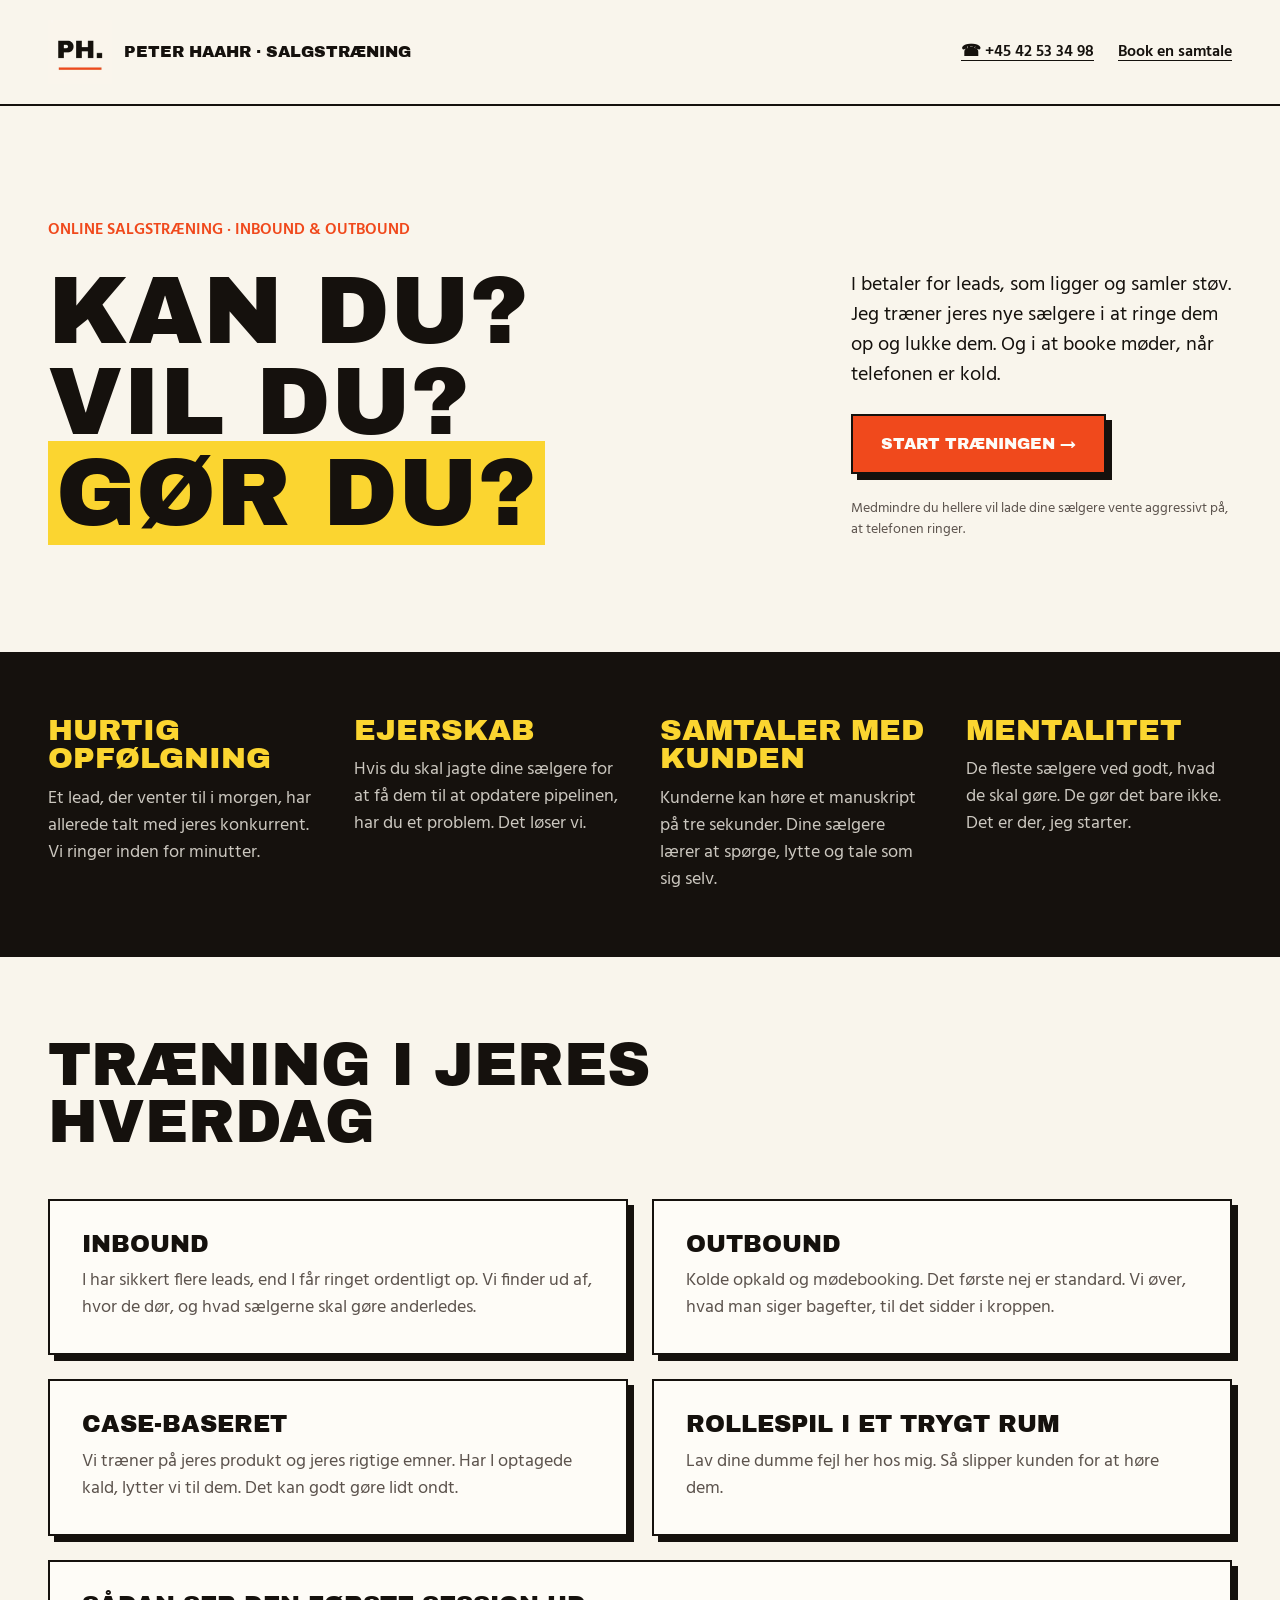
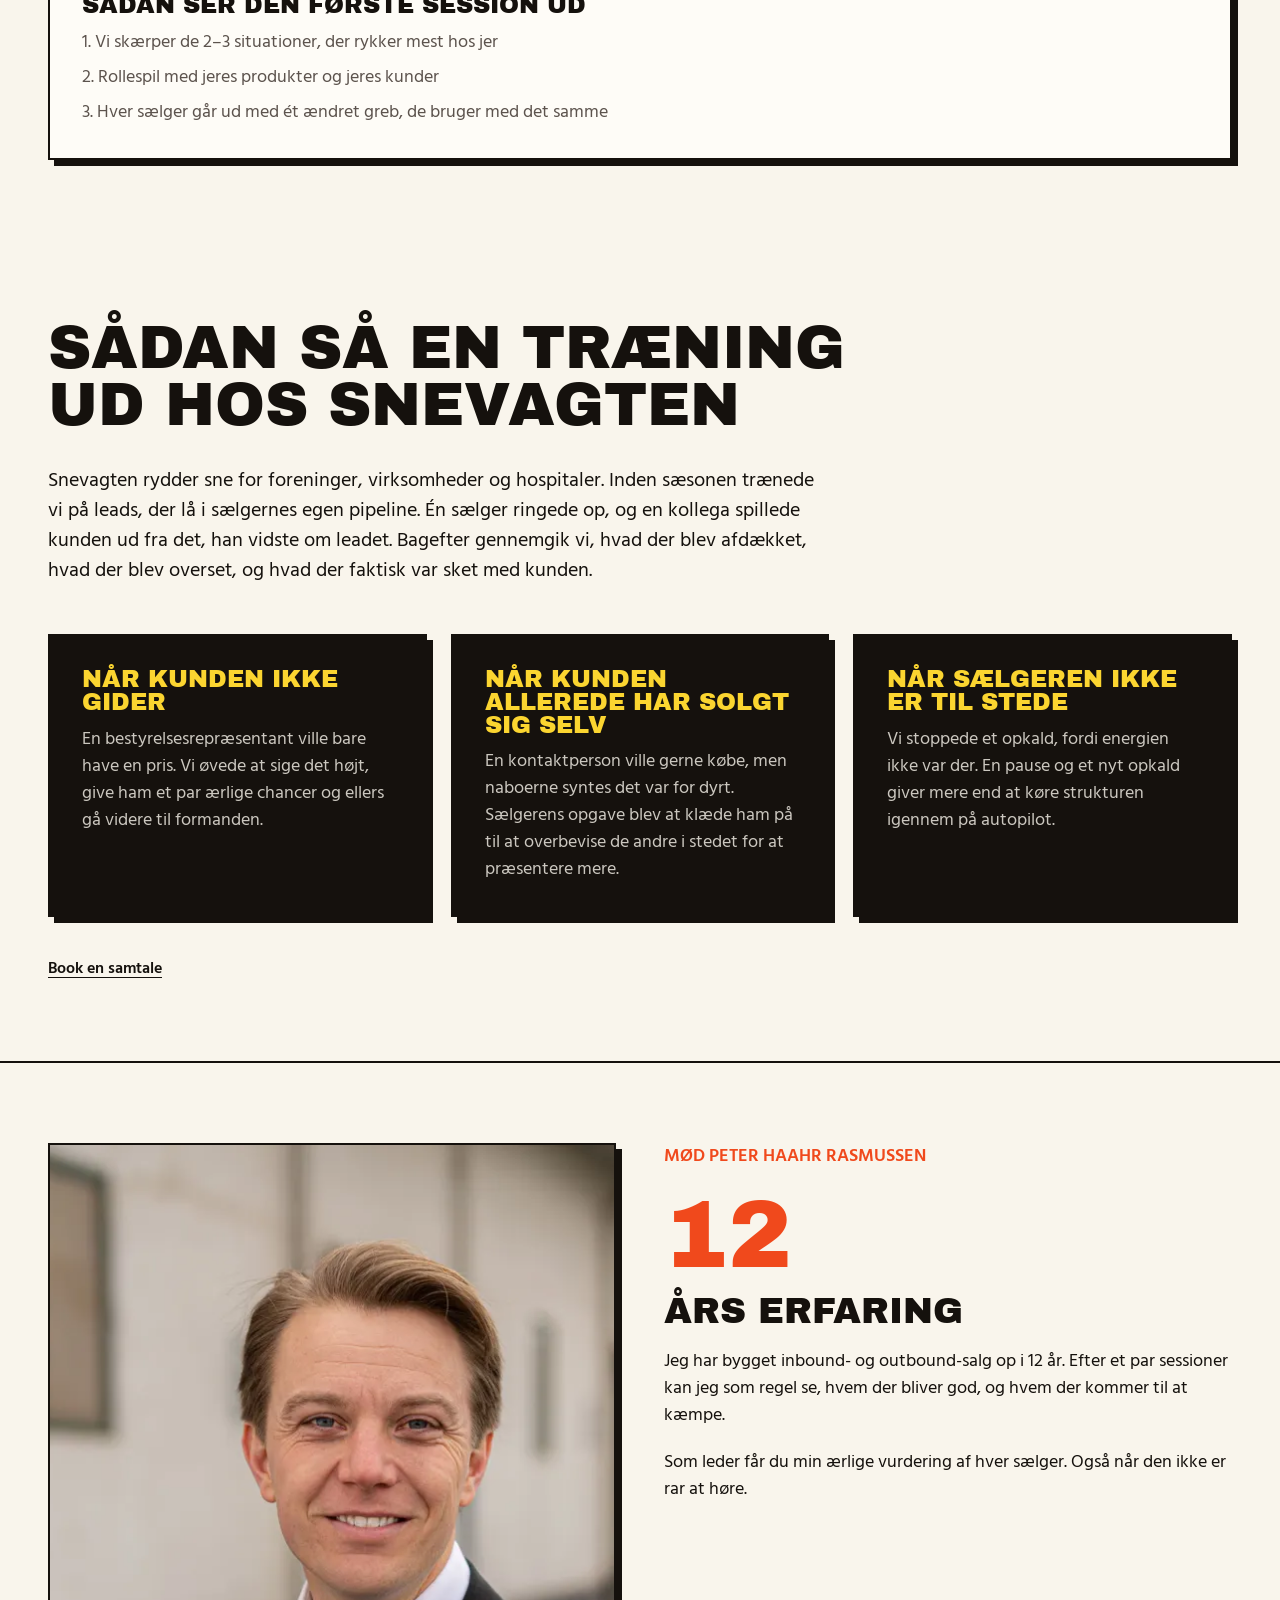
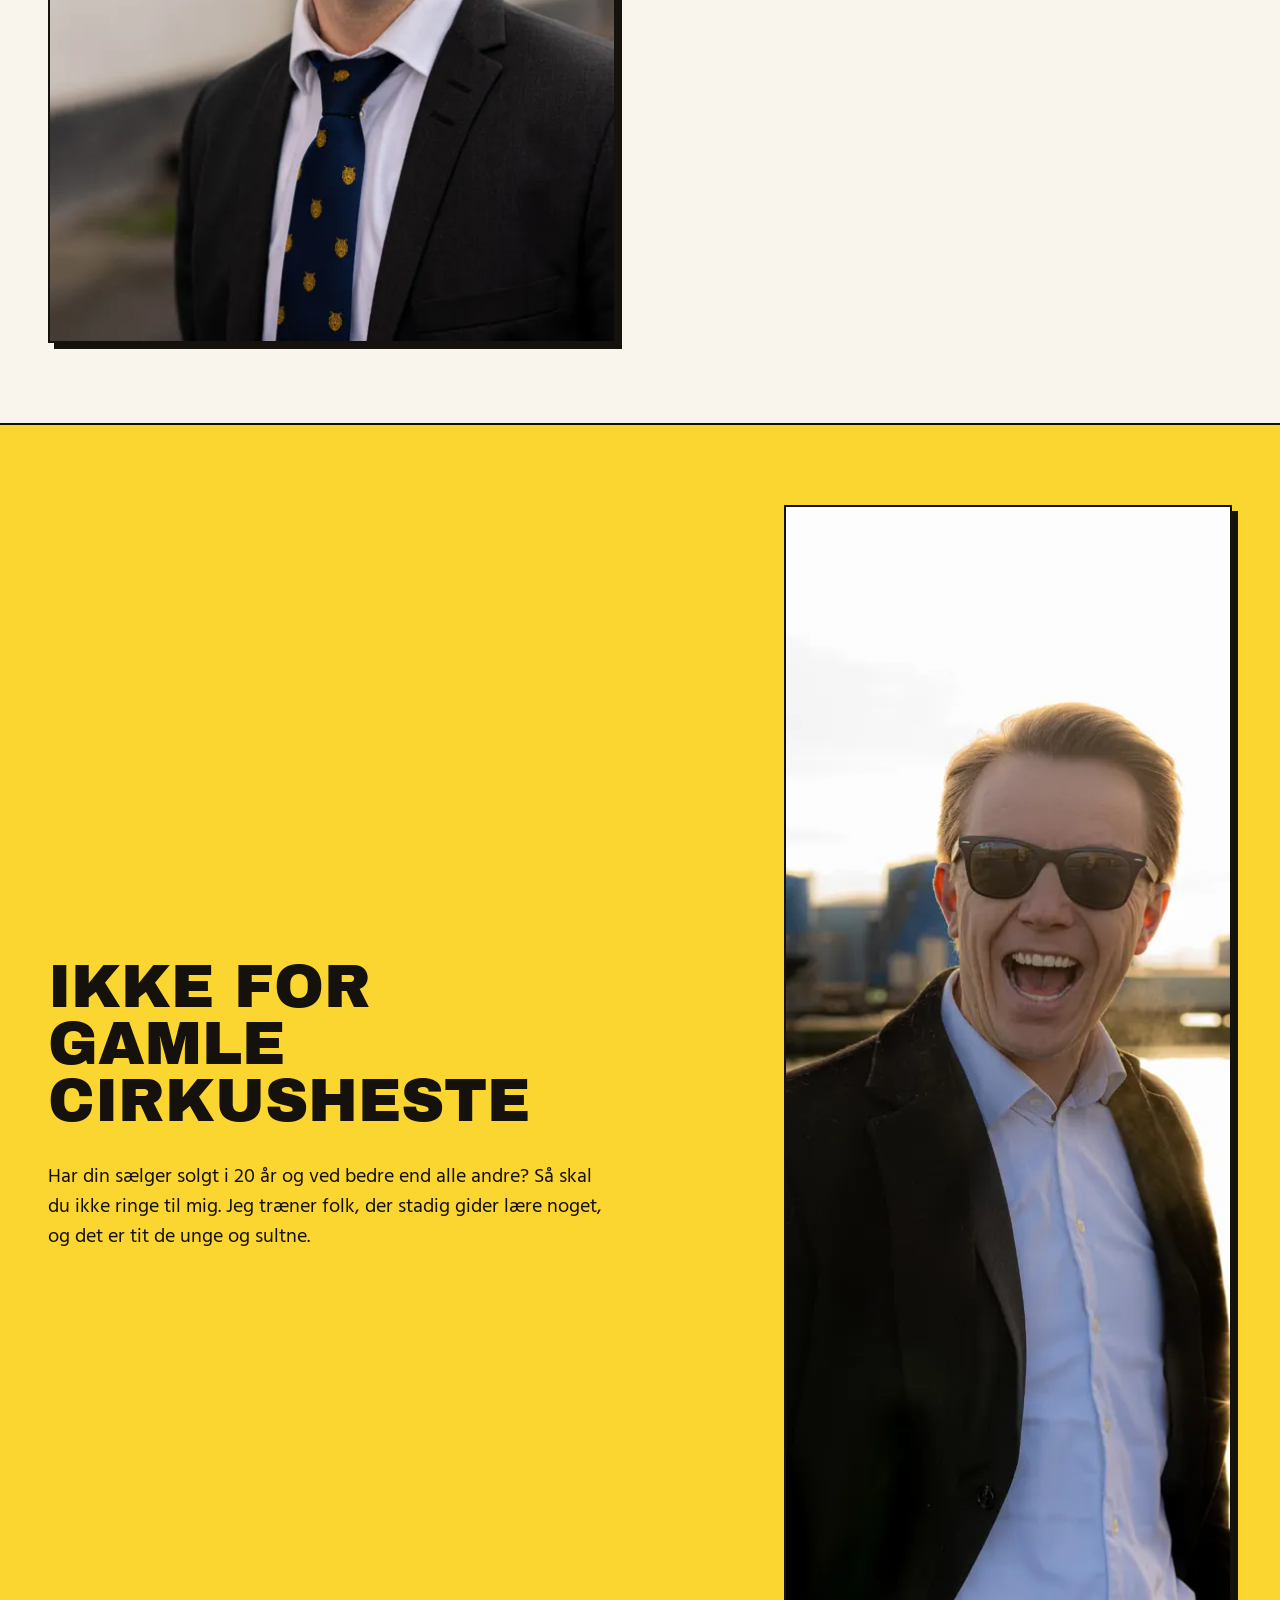
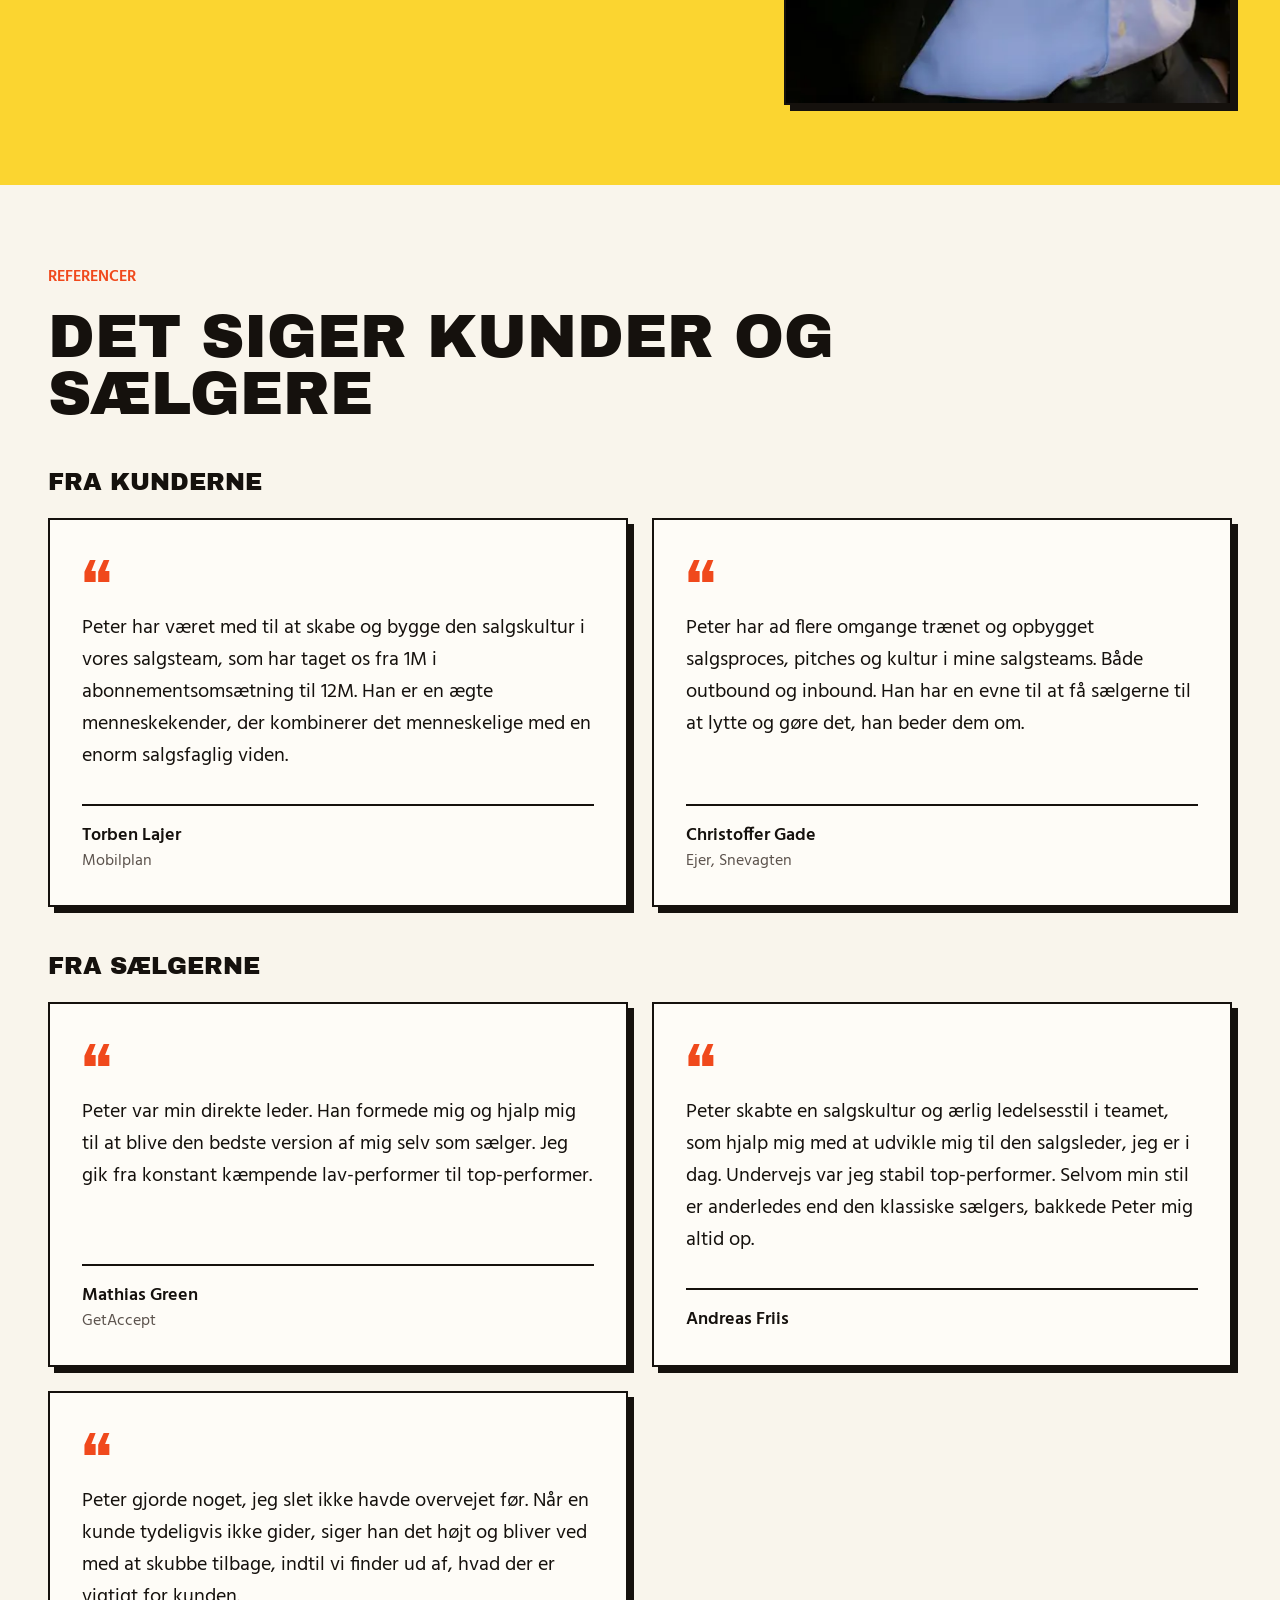
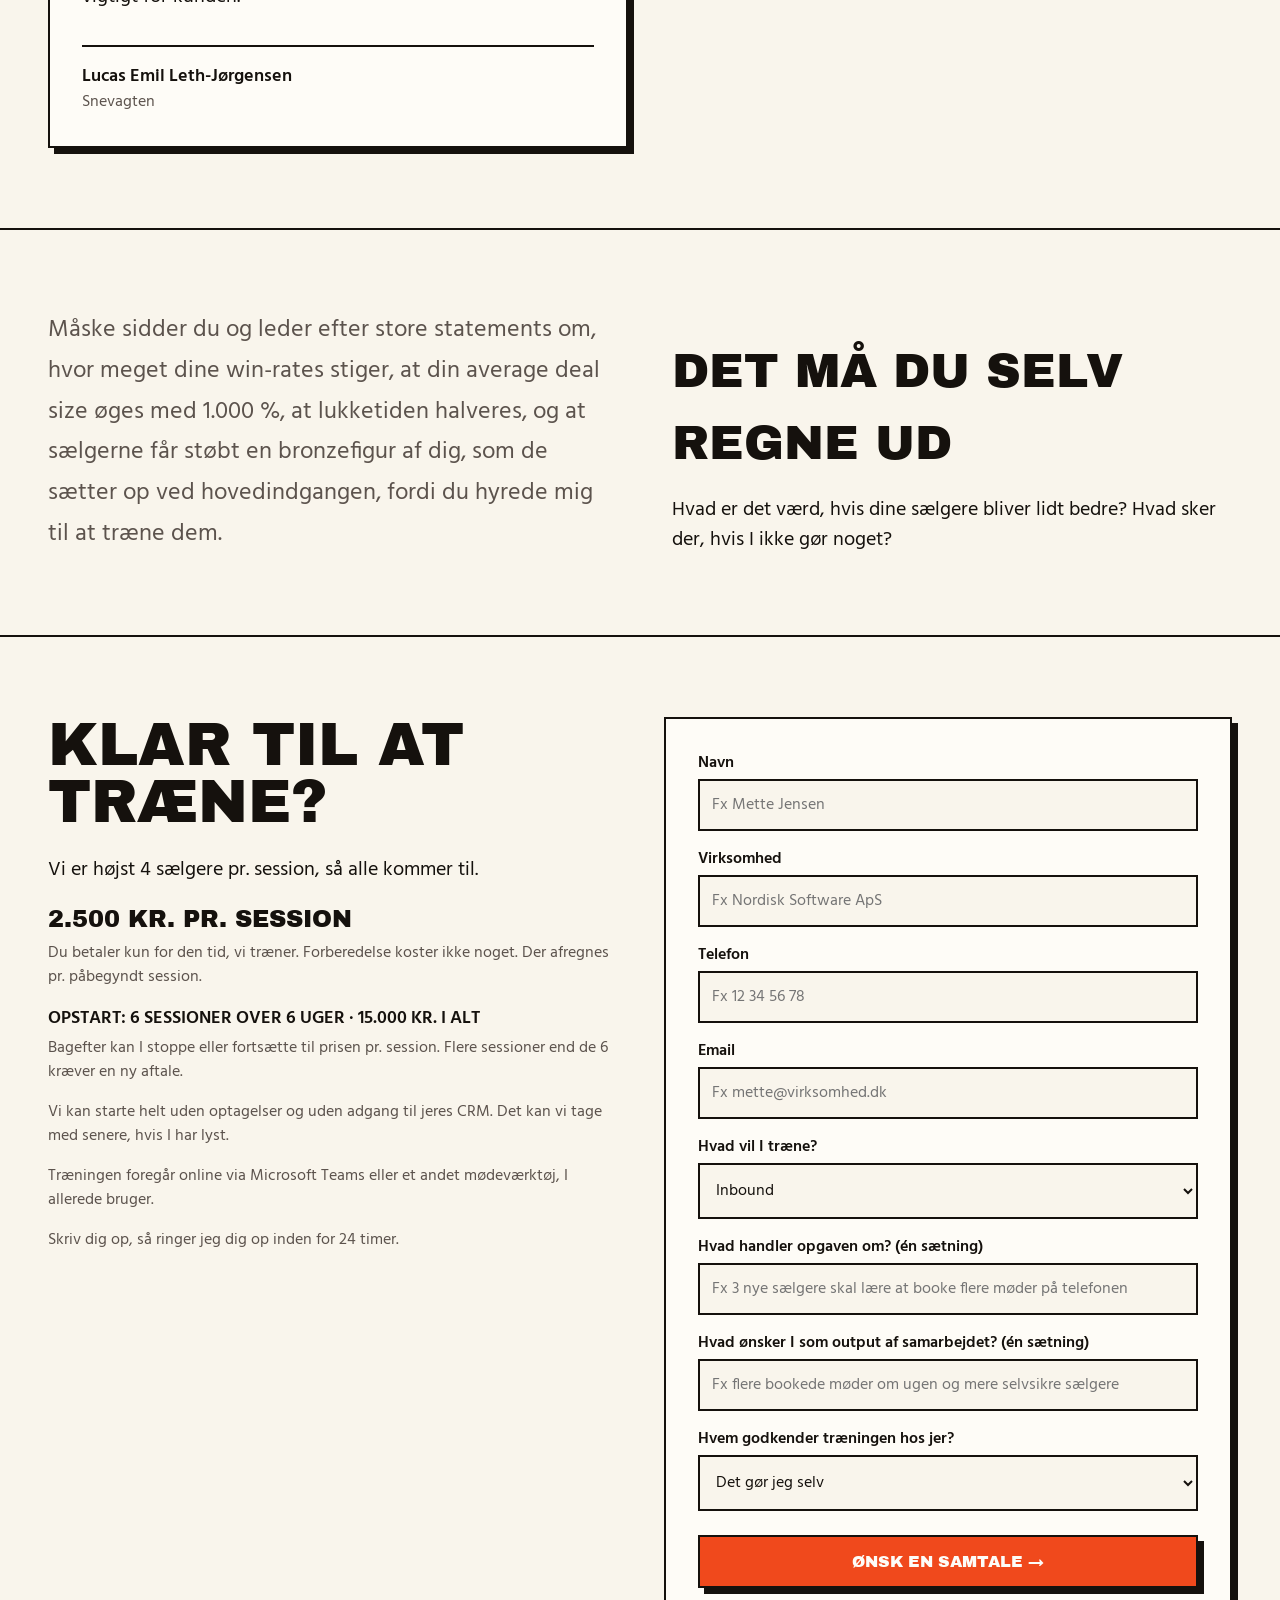
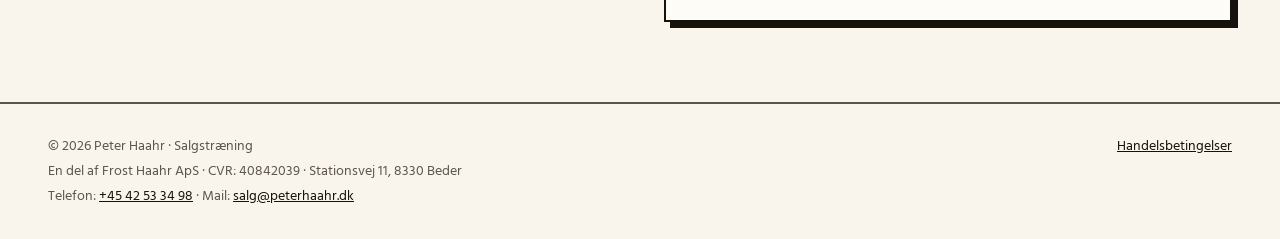
<file: index.html>
<!DOCTYPE html>
<html lang="da">
<head>
<meta charset="utf-8">
<meta name="viewport" content="width=device-width, initial-scale=1">
<title>Peter Haahr · Online salgstræning – inbound &amp; outbound</title>
<meta name="description" content="Case-baseret online salgstræning med fokus på mentalitet, kultur og adfærd. Højere konvertering, hurtigere sælgere, ægte relationer.">
<meta property="og:title" content="Peter Haahr · Salgstræning for sultne sælgere">
<meta property="og:description" content="Kan du? Vil du? Gør du? Træning pr. session med 12 års erfaring fra inbound og outbound salg.">
<meta property="og:type" content="website">
<meta property="og:url" content="https://peterhaahr.dk/">
<meta property="og:image" content="https://peterhaahr.dk/assets/peter-portraet.webp">
<meta name="twitter:card" content="summary_large_image">
<link rel="canonical" href="https://peterhaahr.dk/">
<link rel="icon" href="favicon.png" type="image/png">
<link rel="preconnect" href="https://fonts.googleapis.com">
<link rel="preconnect" href="https://fonts.gstatic.com" crossorigin>
<link rel="stylesheet" href="https://fonts.googleapis.com/css2?family=Archivo+Black&family=Hind:wght@400;500;600&display=swap">
<link rel="stylesheet" href="assets/style.css">
</head>
<body>
<main>
  <header class="site-header px">
    <a class="brand" href="./">
      <img onerror="this.remove()" src="assets/peter-haahr-logo.webp" alt="PH. — Peter Haahr logo" width="64" height="64">
      <span class="display">Peter Haahr · Salgstræning</span>
    </a>
    <nav class="nav">
      <a class="link" href="tel:+4542533498" aria-label="Ring til Peter på +45 42 53 34 98">☎ +45 42 53 34 98</a>
      <a class="link" href="#kontakt">Book en samtale</a>
    </nav>
  </header>

  <section class="hero px">
    <div>
      <p class="eyebrow" style="margin-bottom:1.5rem">Online salgstræning · Inbound &amp; Outbound</p>
      <h1>Kan du?<br>Vil du?<br><span class="mark">Gør du?</span></h1>
    </div>
    <div class="side">
      <p class="lead">I betaler for leads, som ligger og samler støv. Jeg træner jeres nye sælgere i at ringe dem op og lukke dem. Og i at booke møder, når telefonen er kold.</p>
      <p><a class="cta" href="#kontakt">Start træningen →</a></p>
      <p class="muted" style="font-size:.875rem">Medmindre du hellere vil lade dine sælgere vente aggressivt på, at telefonen ringer.</p>
    </div>
  </section>

  <section class="ink px grid g4 pillars">
    <div><h3>Hurtig opfølgning</h3><p>Et lead, der venter til i morgen, har allerede talt med jeres konkurrent. Vi ringer inden for minutter.</p></div>
    <div><h3>Ejerskab</h3><p>Hvis du skal jagte dine sælgere for at få dem til at opdatere pipelinen, har du et problem. Det løser vi.</p></div>
    <div><h3>Samtaler med kunden</h3><p>Kunderne kan høre et manuskript på tre sekunder. Dine sælgere lærer at spørge, lytte og tale som sig selv.</p></div>
    <div><h3>Mentalitet</h3><p>De fleste sælgere ved godt, hvad de skal gøre. De gør det bare ikke. Det er der, jeg starter.</p></div>
  </section>

  <section class="px">
    <h2 class="h2">Træning i jeres hverdag</h2>
    <div class="grid g2">
      <div class="card brutal"><h3>Inbound</h3><p class="lg muted">I har sikkert flere leads, end I får ringet ordentligt op. Vi finder ud af, hvor de dør, og hvad sælgerne skal gøre anderledes.</p></div>
      <div class="card brutal"><h3>Outbound</h3><p class="lg muted">Kolde opkald og mødebooking. Det første nej er standard. Vi øver, hvad man siger bagefter, til det sidder i kroppen.</p></div>
      <div class="card brutal"><h3>Case-baseret</h3><p class="lg muted">Vi træner på jeres produkt og jeres rigtige emner. Har I optagede kald, lytter vi til dem. Det kan godt gøre lidt ondt.</p></div>
      <div class="card brutal"><h3>Rollespil i et trygt rum</h3><p class="lg muted">Lav dine dumme fejl her hos mig. Så slipper kunden for at høre dem.</p></div>
    </div>
    <div class="card brutal" style="margin-top:1.5rem">
      <h3>Sådan ser den første session ud</h3>
      <ol class="steps muted">
        <li>Vi skærper de 2–3 situationer, der rykker mest hos jer</li>
        <li>Rollespil med jeres produkter og jeres kunder</li>
        <li>Hver sælger går ud med ét ændret greb, de bruger med det samme</li>
      </ol>
    </div>
  </section>

  <section class="px">
    <h2 class="h2" style="margin-bottom:2rem">Sådan så en træning ud hos Snevagten</h2>
    <p class="lead" style="max-width:48rem;margin-bottom:3rem">Snevagten rydder sne for foreninger, virksomheder og hospitaler. Inden sæsonen trænede vi på leads, der lå i sælgernes egen pipeline. Én sælger ringede op, og en kollega spillede kunden ud fra det, han vidste om leadet. Bagefter gennemgik vi, hvad der blev afdækket, hvad der blev overset, og hvad der faktisk var sket med kunden.</p>
    <div class="grid g3">
      <div class="card ink brutal"><h3>Når kunden ikke gider</h3><p class="lg">En bestyrelsesrepræsentant ville bare have en pris. Vi øvede at sige det højt, give ham et par ærlige chancer og ellers gå videre til formanden.</p></div>
      <div class="card ink brutal"><h3>Når kunden allerede har solgt sig selv</h3><p class="lg">En kontaktperson ville gerne købe, men naboerne syntes det var for dyrt. Sælgerens opgave blev at klæde ham på til at overbevise de andre i stedet for at præsentere mere.</p></div>
      <div class="card ink brutal"><h3>Når sælgeren ikke er til stede</h3><p class="lg">Vi stoppede et opkald, fordi energien ikke var der. En pause og et nyt opkald giver mere end at køre strukturen igennem på autopilot.</p></div>
    </div>
    <p style="margin-top:2.5rem"><a class="link" href="#kontakt">Book en samtale</a></p>
  </section>

  <section class="about px bt bb">
    <img onerror="this.remove()" class="brutal" src="assets/peter-portraet.webp" alt="Peter Haahr Rasmussen med et smil og direkte øjenkontakt" loading="lazy" width="1200" height="800">
    <div class="txt lg">
      <p class="eyebrow">Mød Peter Haahr Rasmussen</p>
      <h2><span class="big">12</span>års erfaring</h2>
      <p>Jeg har bygget inbound- og outbound-salg op i 12 år. Efter et par sessioner kan jeg som regel se, hvem der bliver god, og hvem der kommer til at kæmpe.</p>
      <p>Som leder får du min ærlige vurdering af hver sælger. Også når den ikke er rar at høre.</p>
    </div>
  </section>

  <section class="circus px">
    <div>
      <h2 class="h2" style="margin-bottom:2rem">Ikke for gamle cirkusheste</h2>
      <p class="lead" style="max-width:42rem">Har din sælger solgt i 20 år og ved bedre end alle andre? Så skal du ikke ringe til mig. Jeg træner folk, der stadig gider lære noget, og det er tit de unge og sultne.</p>
    </div>
    <img onerror="this.remove()" class="brutal" src="assets/peter-energi.webp" alt="Peter Haahr Rasmussen griner i solen ved havnen" loading="lazy" width="800" height="1200">
  </section>

  <section class="px bb" aria-labelledby="citater-heading">
    <p class="eyebrow" style="margin-bottom:1.25rem">Referencer</p>
    <h2 class="h2" id="citater-heading">Det siger kunder og sælgere</h2>

    <h3 style="font-size:1.5rem;margin:3rem 0 1.5rem">Fra kunderne</h3>
    <div class="grid g2">
      <figure class="quote card brutal"><span class="q" aria-hidden="true">“</span><blockquote>Peter har været med til at skabe og bygge den salgskultur i vores salgsteam, som har taget os fra 1M i abonnementsomsætning til 12M. Han er en ægte menneskekender, der kombinerer det menneskelige med en enorm salgsfaglig viden.</blockquote><figcaption><b>Torben Lajer</b><span class="muted">Mobilplan</span></figcaption></figure>
      <figure class="quote card brutal"><span class="q" aria-hidden="true">“</span><blockquote>Peter har ad flere omgange trænet og opbygget salgsproces, pitches og kultur i mine salgsteams. Både outbound og inbound. Han har en evne til at få sælgerne til at lytte og gøre det, han beder dem om.</blockquote><figcaption><b>Christoffer Gade</b><span class="muted">Ejer, Snevagten</span></figcaption></figure>
    </div>

    <h3 style="font-size:1.5rem;margin:3rem 0 1.5rem">Fra sælgerne</h3>
    <div class="grid g2">
      <figure class="quote card brutal"><span class="q" aria-hidden="true">“</span><blockquote>Peter var min direkte leder. Han formede mig og hjalp mig til at blive den bedste version af mig selv som sælger. Jeg gik fra konstant kæmpende lav-performer til top-performer.</blockquote><figcaption><b>Mathias Green</b><span class="muted">GetAccept</span></figcaption></figure>
      <figure class="quote card brutal"><span class="q" aria-hidden="true">“</span><blockquote>Peter skabte en salgskultur og ærlig ledelsesstil i teamet, som hjalp mig med at udvikle mig til den salgsleder, jeg er i dag. Undervejs var jeg stabil top-performer. Selvom min stil er anderledes end den klassiske sælgers, bakkede Peter mig altid op.</blockquote><figcaption><b>Andreas Friis</b></figcaption></figure>
      <figure class="quote card brutal"><span class="q" aria-hidden="true">“</span><blockquote>Peter gjorde noget, jeg slet ikke havde overvejet før. Når en kunde tydeligvis ikke gider, siger han det højt og bliver ved med at skubbe tilbage, indtil vi finder ud af, hvad der er vigtigt for kunden.</blockquote><figcaption><b>Lucas Emil Leth-Jørgensen</b><span class="muted">Snevagten</span></figcaption></figure>
    </div>
  </section>

  <section class="regn px">
    <p class="p">Måske sidder du og leder efter store statements om, hvor meget dine win-rates stiger, at din average deal size øges med 1.000 %, at lukketiden halveres, og at sælgerne får støbt en bronzefigur af dig, som de sætter op ved hovedindgangen, fordi du hyrede mig til at træne dem.</p>
    <div>
      <p class="display d">Det må du selv regne ud</p>
      <p class="lead" style="margin-top:1rem">Hvad er det værd, hvis dine sælgere bliver lidt bedre? Hvad sker der, hvis I ikke gør noget?</p>
    </div>
  </section>

  <section id="kontakt" class="kontakt px bt">
    <div>
      <h2 class="h2" style="margin-bottom:1.5rem">Klar til at træne?</h2>
      <p class="lead">Vi er højst 4 sælgere pr. session, så alle kommer til.</p>
      <p class="display" style="font-size:1.5rem;margin-bottom:.25rem">2.500 kr. pr. session</p>
      <p class="muted" style="margin-top:0">Du betaler kun for den tid, vi træner. Forberedelse koster ikke noget. Der afregnes pr. påbegyndt session.</p>
      <p class="lg" style="font-weight:600;text-transform:uppercase">Opstart: 6 sessioner over 6 uger · 15.000 kr. i alt</p>
      <p class="muted" style="margin-top:.25rem">Bagefter kan I stoppe eller fortsætte til prisen pr. session. Flere sessioner end de 6 kræver en ny aftale.</p>
      <p class="muted">Vi kan starte helt uden optagelser og uden adgang til jeres CRM. Det kan vi tage med senere, hvis I har lyst.</p>
      <p class="muted">Træningen foregår online via Microsoft Teams eller et andet mødeværktøj, I allerede bruger.</p>
      <p class="muted">Skriv dig op, så ringer jeg dig op inden for 24 timer.</p>
    </div>

    <div>
      <form id="lead-form" class="card brutal" novalidate>
        <label class="field"><span>Navn</span><input required name="Navn" type="text" placeholder="Fx Mette Jensen" maxlength="200" autocomplete="name"></label>
        <label class="field"><span>Virksomhed</span><input required name="Virksomhed" type="text" placeholder="Fx Nordisk Software ApS" maxlength="200" autocomplete="organization"></label>
        <label class="field"><span>Telefon</span><input required name="Telefon" type="tel" placeholder="Fx 12 34 56 78" maxlength="200" autocomplete="tel"></label>
        <label class="field"><span>Email</span><input required name="email" type="email" placeholder="Fx mette@virksomhed.dk" maxlength="200" autocomplete="email"></label>
        <label class="field"><span>Hvad vil I træne?</span>
          <select name="Fokus"><option>Inbound</option><option>Outbound</option><option>Begge dele</option></select>
        </label>
        <label class="field"><span>Hvad handler opgaven om? (én sætning)</span><input name="Opgave" type="text" placeholder="Fx 3 nye sælgere skal lære at booke flere møder på telefonen" maxlength="500"></label>
        <label class="field"><span>Hvad ønsker I som output af samarbejdet? (én sætning)</span><input name="Ønsket output" type="text" placeholder="Fx flere bookede møder om ugen og mere selvsikre sælgere" maxlength="500"></label>
        <label class="field"><span>Hvem godkender træningen hos jer?</span>
          <select name="Godkender"><option>Det gør jeg selv</option><option>Mig + chef/CFO</option><option>Indkøb skal med</option></select>
        </label>
        <input class="hp" type="text" name="_honey" tabindex="-1" autocomplete="off" aria-hidden="true">
        <p class="err" id="form-error" hidden>Noget gik galt. Prøv igen om lidt, eller ring på +45 42 53 34 98.</p>
        <button class="cta" type="submit">Ønsk en samtale →</button>
      </form>
      <div id="form-thanks" class="card brutal" hidden><p class="display" style="font-size:1.5rem">Tak! Jeg ringer dig op hurtigst muligt.</p></div>
    </div>
  </section>

  <footer class="site px">
    <div>
      <p>© <span id="year">2026</span> Peter Haahr · Salgstræning</p>
      <p style="margin-top:.25rem">En del af Frost Haahr ApS · CVR: 40842039 · Stationsvej 11, 8330 Beder</p>
      <p style="margin-top:.25rem">Telefon: <a href="tel:+4542533498">+45 42 53 34 98</a> · Mail: <a href="mailto:salg@peterhaahr.dk">salg@peterhaahr.dk</a></p>
    </div>
    <a href="handelsbetingelser/">Handelsbetingelser</a>
  </footer>
</main>
<script src="assets/form.js" defer></script>
</body>
</html>
</file>
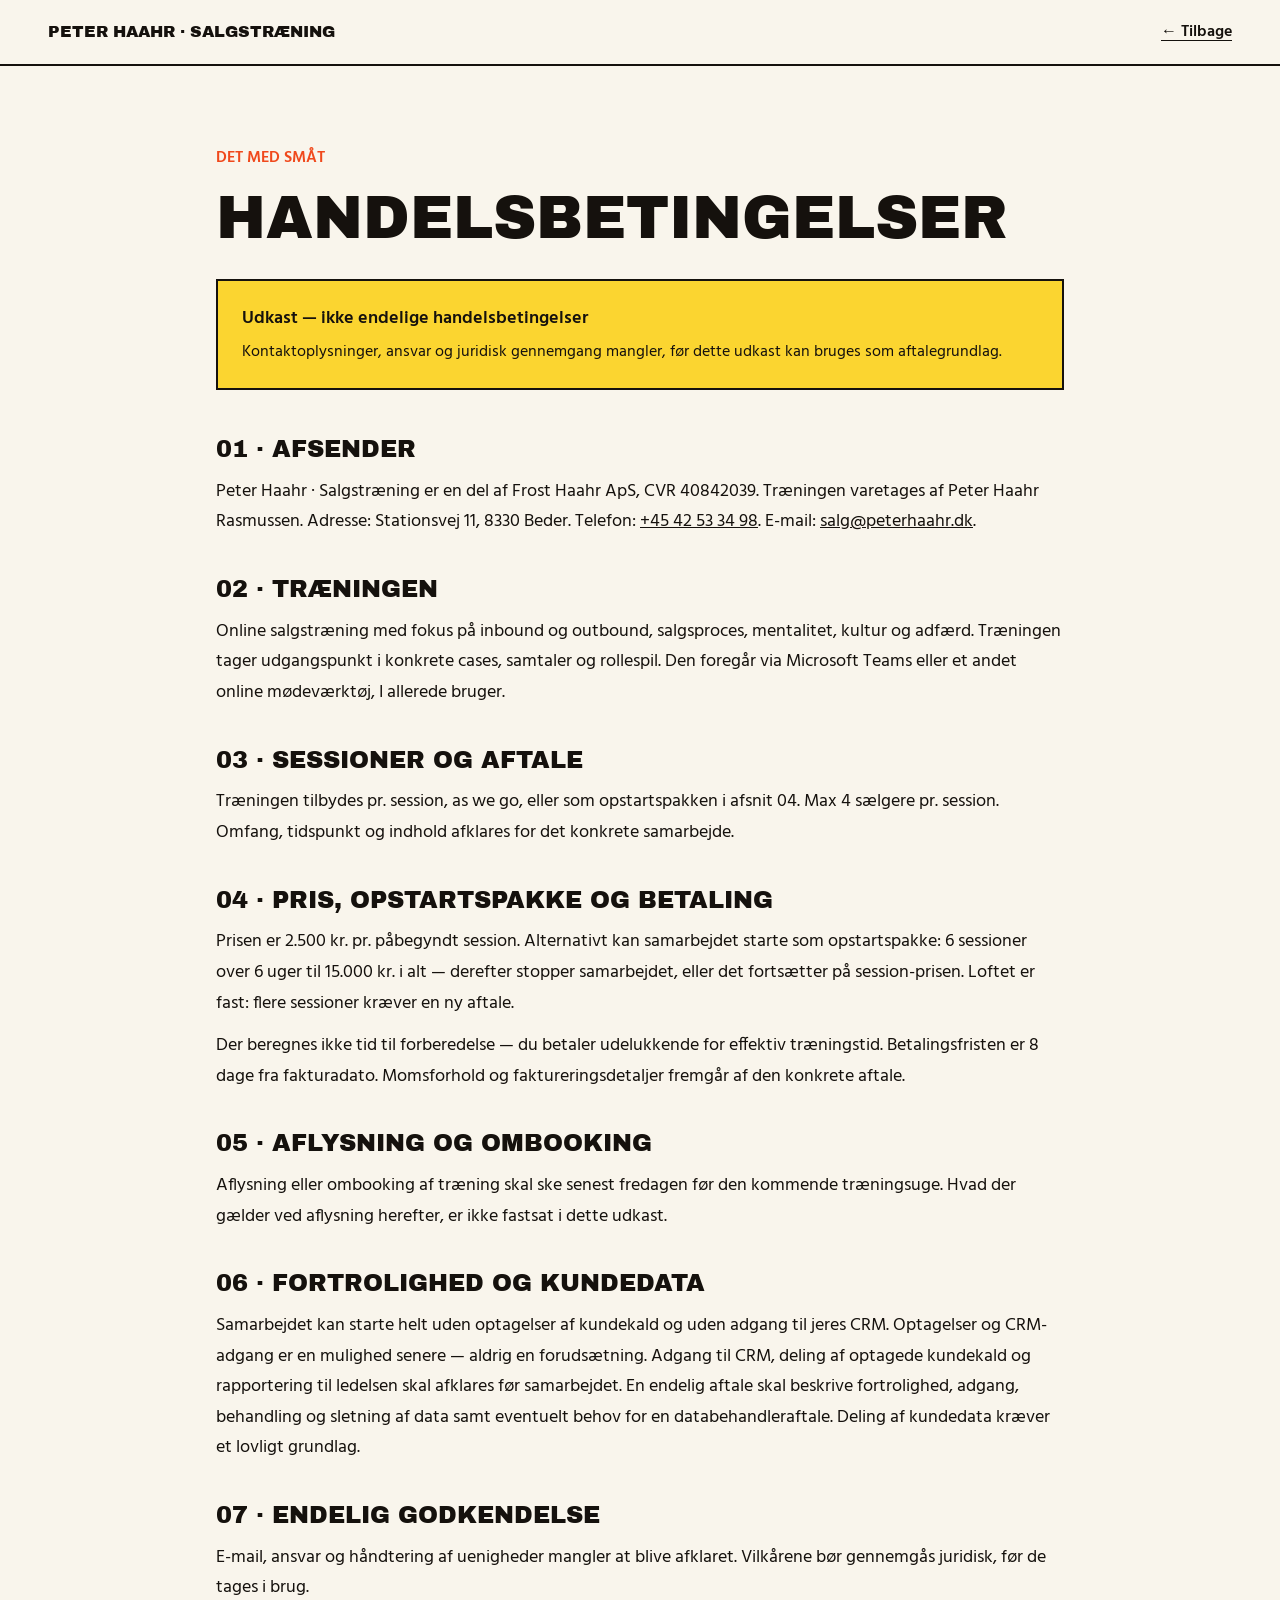
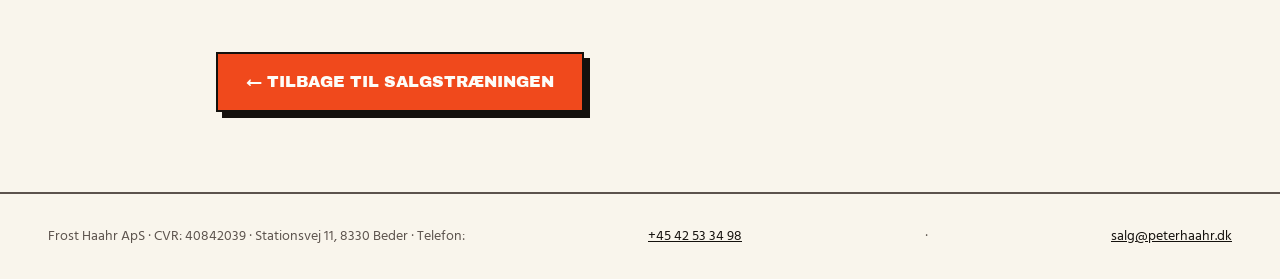
<file: handelsbetingelser/index.html>
<!DOCTYPE html>
<html lang="da">
<head>
<meta charset="utf-8">
<meta name="viewport" content="width=device-width, initial-scale=1">
<title>Handelsbetingelser · Peter Haahr · Salgstræning</title>
<meta name="description" content="Udkast til rammer for online salgstræning hos Peter Haahr, en del af Frost Haahr ApS, CVR 40842039.">
<meta name="robots" content="noindex">
<link rel="icon" href="../favicon.png" type="image/png">
<link rel="preconnect" href="https://fonts.googleapis.com">
<link rel="preconnect" href="https://fonts.gstatic.com" crossorigin>
<link rel="stylesheet" href="https://fonts.googleapis.com/css2?family=Archivo+Black&family=Hind:wght@400;500;600&display=swap">
<link rel="stylesheet" href="../assets/style.css">
</head>
<body>
<main>
  <header class="site-header px">
    <a class="brand display" href="../">Peter Haahr · Salgstræning</a>
    <a class="link" href="../">← Tilbage</a>
  </header>
  <article class="terms">
    <p class="eyebrow" style="margin-bottom:1.25rem">Det med småt</p>
    <h1>Handelsbetingelser</h1>
    <div class="draft">
      <p style="font-weight:600;font-size:1.125rem">Udkast — ikke endelige handelsbetingelser</p>
      <p style="margin-top:.5rem">Kontaktoplysninger, ansvar og juridisk gennemgang mangler, før dette udkast kan bruges som aftalegrundlag.</p>
    </div>
    <section><h2>01 · Afsender</h2><p>Peter Haahr · Salgstræning er en del af Frost Haahr ApS, CVR 40842039. Træningen varetages af Peter Haahr Rasmussen. Adresse: Stationsvej 11, 8330 Beder. Telefon: <a href="tel:+4542533498">+45 42 53 34 98</a>. E-mail: <a href="mailto:salg@peterhaahr.dk">salg@peterhaahr.dk</a>.</p></section>
    <section><h2>02 · Træningen</h2><p>Online salgstræning med fokus på inbound og outbound, salgsproces, mentalitet, kultur og adfærd. Træningen tager udgangspunkt i konkrete cases, samtaler og rollespil. Den foregår via Microsoft Teams eller et andet online mødeværktøj, I allerede bruger.</p></section>
    <section><h2>03 · Sessioner og aftale</h2><p>Træningen tilbydes pr. session, as we go, eller som opstartspakken i afsnit 04. Max 4 sælgere pr. session. Omfang, tidspunkt og indhold afklares for det konkrete samarbejde.</p></section>
    <section><h2>04 · Pris, opstartspakke og betaling</h2><p>Prisen er 2.500 kr. pr. påbegyndt session. Alternativt kan samarbejdet starte som opstartspakke: 6 sessioner over 6 uger til 15.000 kr. i alt — derefter stopper samarbejdet, eller det fortsætter på session-prisen. Loftet er fast: flere sessioner kræver en ny aftale.</p><p style="margin-top:.75rem">Der beregnes ikke tid til forberedelse — du betaler udelukkende for effektiv træningstid. Betalingsfristen er 8 dage fra fakturadato. Momsforhold og faktureringsdetaljer fremgår af den konkrete aftale.</p></section>
    <section><h2>05 · Aflysning og ombooking</h2><p>Aflysning eller ombooking af træning skal ske senest fredagen før den kommende træningsuge. Hvad der gælder ved aflysning herefter, er ikke fastsat i dette udkast.</p></section>
    <section><h2>06 · Fortrolighed og kundedata</h2><p>Samarbejdet kan starte helt uden optagelser af kundekald og uden adgang til jeres CRM. Optagelser og CRM-adgang er en mulighed senere — aldrig en forudsætning. Adgang til CRM, deling af optagede kundekald og rapportering til ledelsen skal afklares før samarbejdet. En endelig aftale skal beskrive fortrolighed, adgang, behandling og sletning af data samt eventuelt behov for en databehandleraftale. Deling af kundedata kræver et lovligt grundlag.</p></section>
    <section><h2>07 · Endelig godkendelse</h2><p>E-mail, ansvar og håndtering af uenigheder mangler at blive afklaret. Vilkårene bør gennemgås juridisk, før de tages i brug.</p></section>
    <p style="margin-top:3rem"><a class="cta" href="../">← Tilbage til salgstræningen</a></p>
  </article>
  <footer class="site px">Frost Haahr ApS · CVR: 40842039 · Stationsvej 11, 8330 Beder · Telefon: <a href="tel:+4542533498">+45 42 53 34 98</a> · <a href="mailto:salg@peterhaahr.dk">salg@peterhaahr.dk</a></footer>
</main>
</body>
</html>
</file>
<file: assets/style.css>
:root {
  --background: oklch(0.97 0.012 85);
  --foreground: oklch(0.18 0.01 60);
  --card: oklch(0.99 0.006 85);
  --primary: oklch(0.64 0.21 35);
  --primary-foreground: oklch(0.99 0.005 85);
  --muted-foreground: oklch(0.45 0.015 60);
  --accent: oklch(0.88 0.17 95);
  --ink: oklch(0.18 0.01 60);
  --ink-foreground: oklch(0.97 0.012 85);
  --border: oklch(0.18 0.01 60);
  --display: "Archivo Black", sans-serif;
  --sans: "Hind", sans-serif;
}

* { box-sizing: border-box; margin: 0; padding: 0; border-color: var(--border); }
html { scroll-behavior: smooth; }
body { background: var(--background); color: var(--foreground); font-family: var(--sans); font-size: 16px; line-height: 1.5; }
img { display: block; max-width: 100%; }
a { color: inherit; }
h1, h2, h3 { font-family: var(--display); font-weight: 400; letter-spacing: 0; line-height: 0.95; text-transform: uppercase; }

.px { padding-left: 1.5rem; padding-right: 1.5rem; }
@media (min-width: 768px) { .px { padding-left: 3rem; padding-right: 3rem; } }

.brutal { border: 2px solid var(--border); box-shadow: 6px 6px 0 var(--border); }
.card { background: var(--card); padding: 2rem; }
.ink { background: var(--ink); color: var(--ink-foreground); }
.ink p { opacity: 0.8; }
.ink h3 { color: var(--accent); }
.muted { color: var(--muted-foreground); }
.eyebrow { font-weight: 600; text-transform: uppercase; color: var(--primary); }
.display { font-family: var(--display); text-transform: uppercase; }
.lead { font-size: 1.25rem; }
.lg { font-size: 1.125rem; }
.mark { background: var(--accent); padding: 0 0.5rem; }
.bt { border-top: 2px solid; }
.bb { border-bottom: 2px solid; }
.link { font-weight: 600; text-decoration: underline; text-underline-offset: 4px; }

.cta {
  display: inline-block; background: var(--primary); color: var(--primary-foreground);
  font-family: var(--display); text-transform: uppercase; text-decoration: none;
  padding: 1rem 1.75rem; font-size: 1rem; cursor: pointer;
  border: 2px solid var(--border); box-shadow: 6px 6px 0 var(--border);
  transition: transform .15s, box-shadow .15s;
}
.cta:hover { transform: translate(4px, 4px); box-shadow: none; }
.cta:disabled { opacity: .6; cursor: default; }

/* Header */
.site-header { display: flex; flex-wrap: wrap; gap: 1rem; align-items: center; justify-content: space-between; padding-top: 1.25rem; padding-bottom: 1.25rem; border-bottom: 2px solid; }
.brand { display: flex; align-items: center; gap: .75rem; text-decoration: none; }
.brand img { width: 64px; height: 64px; object-fit: contain; }
.nav { display: flex; flex-wrap: wrap; gap: .5rem 1.5rem; }

/* Grids */
.grid { display: grid; gap: 1.5rem; }
@media (min-width: 768px) {
  .g2 { grid-template-columns: repeat(2, 1fr); }
  .g3 { grid-template-columns: repeat(3, 1fr); }
}
@media (min-width: 1024px) { .g4 { grid-template-columns: repeat(4, 1fr); } }
@media (min-width: 768px) and (max-width: 1023px) { .g4 { grid-template-columns: repeat(2, 1fr); } }

section { padding-top: 5rem; padding-bottom: 5rem; }
.h2 { font-size: 2.25rem; margin-bottom: 3rem; max-width: 56rem; }
@media (min-width: 768px) { .h2 { font-size: 3.75rem; } }
.card h3 { font-size: 1.5rem; margin-bottom: .75rem; }

/* Hero */
.hero { display: grid; gap: 2.5rem; align-items: end; padding-top: 4rem; padding-bottom: 4rem; }
.hero h1 { font-size: 3rem; }
.hero .side > * + * { margin-top: 1.5rem; }
@media (min-width: 768px) {
  .hero { grid-template-columns: 2fr 1fr; padding-top: 7rem; padding-bottom: 7rem; }
  .hero h1 { font-size: 6rem; }
}

.pillars { padding-top: 4rem; padding-bottom: 4rem; gap: 2.5rem; }
.pillars h3 { font-size: 1.875rem; margin-bottom: .75rem; }
.pillars p { font-size: 1.125rem; }

ol.steps { list-style: decimal inside; font-size: 1.125rem; }
ol.steps li + li { margin-top: .5rem; }

.about { display: grid; gap: 3rem; }
.about img { width: 100%; aspect-ratio: 4/3; object-fit: cover; }
.about .txt > * + * { margin-top: 1.25rem; }
.about .big { color: var(--primary); font-size: 6rem; display: block; margin-bottom: .75rem; }
.about h2 { font-size: 2.25rem; }
@media (min-width: 768px) { .about { grid-template-columns: 1fr 1fr; } }

.circus { background: var(--accent); display: grid; gap: 3rem; align-items: center; }
.circus img { width: 100%; max-width: 28rem; aspect-ratio: 4/5; object-fit: cover; }
@media (min-width: 768px) { .circus { grid-template-columns: 1fr 1fr; } .circus img { justify-self: end; } }

figure.quote { display: flex; flex-direction: column; padding: 1.5rem; }
@media (min-width: 768px) { figure.quote { padding: 2rem; } }
figure.quote .q { font-family: var(--display); font-size: 3.75rem; color: var(--primary); line-height: 1; }
figure.quote blockquote { font-size: 1.25rem; line-height: 1.6; margin-bottom: 2rem; flex: 1; }
figure.quote figcaption { border-top: 2px solid; padding-top: 1rem; }
figure.quote figcaption b { font-size: 1.125rem; font-weight: 600; display: block; }

.regn { display: grid; gap: 2.5rem; align-items: end; }
.regn .p { font-size: 1.125rem; line-height: 1.7; color: var(--muted-foreground); }
.regn .d { font-size: 1.875rem; }
@media (min-width: 768px) { .regn { grid-template-columns: 1fr 1fr; gap: 4rem; } .regn .p { font-size: 1.5rem; } .regn .d { font-size: 3rem; } }

/* Kontakt */
.kontakt { display: grid; gap: 3rem; }
@media (min-width: 768px) { .kontakt { grid-template-columns: 1fr 1fr; } }
.kontakt p + p { margin-top: 1rem; }
form .field { display: block; }
form .field + .field { margin-top: 1rem; }
form .field span { font-weight: 600; }
form input, form select { margin-top: .25rem; width: 100%; border: 2px solid; background: var(--background); padding: .75rem; font: inherit; color: inherit; border-radius: 0; outline: none; }
form input:focus, form select:focus { border-color: var(--primary); }
form .cta { width: 100%; margin-top: 1.5rem; }
.hp { position: absolute; left: -9999px; }
.err { color: oklch(0.55 0.22 27); margin-top: 1rem; }

footer.site { padding-top: 2rem; padding-bottom: 2rem; border-top: 2px solid; font-size: .875rem; color: var(--muted-foreground); display: flex; flex-wrap: wrap; justify-content: space-between; gap: 1.25rem; }
footer.site a { color: var(--foreground); }

/* Handelsbetingelser */
.terms { max-width: 56rem; margin: 0 auto; padding: 4rem 1.5rem; }
.terms h1 { font-size: 2.25rem; overflow-wrap: anywhere; }
@media (min-width: 768px) { .terms h1 { font-size: 3.75rem; } .terms { padding-top: 5rem; padding-bottom: 5rem; } }
.terms .draft { background: var(--accent); border: 2px solid; padding: 1.5rem; margin: 2rem 0 3rem; }
.terms section { padding: 0; font-size: 1.125rem; line-height: 1.7; }
.terms section + section { margin-top: 2.5rem; }
.terms h2 { font-size: 1.5rem; margin-bottom: 1rem; }
</file>
